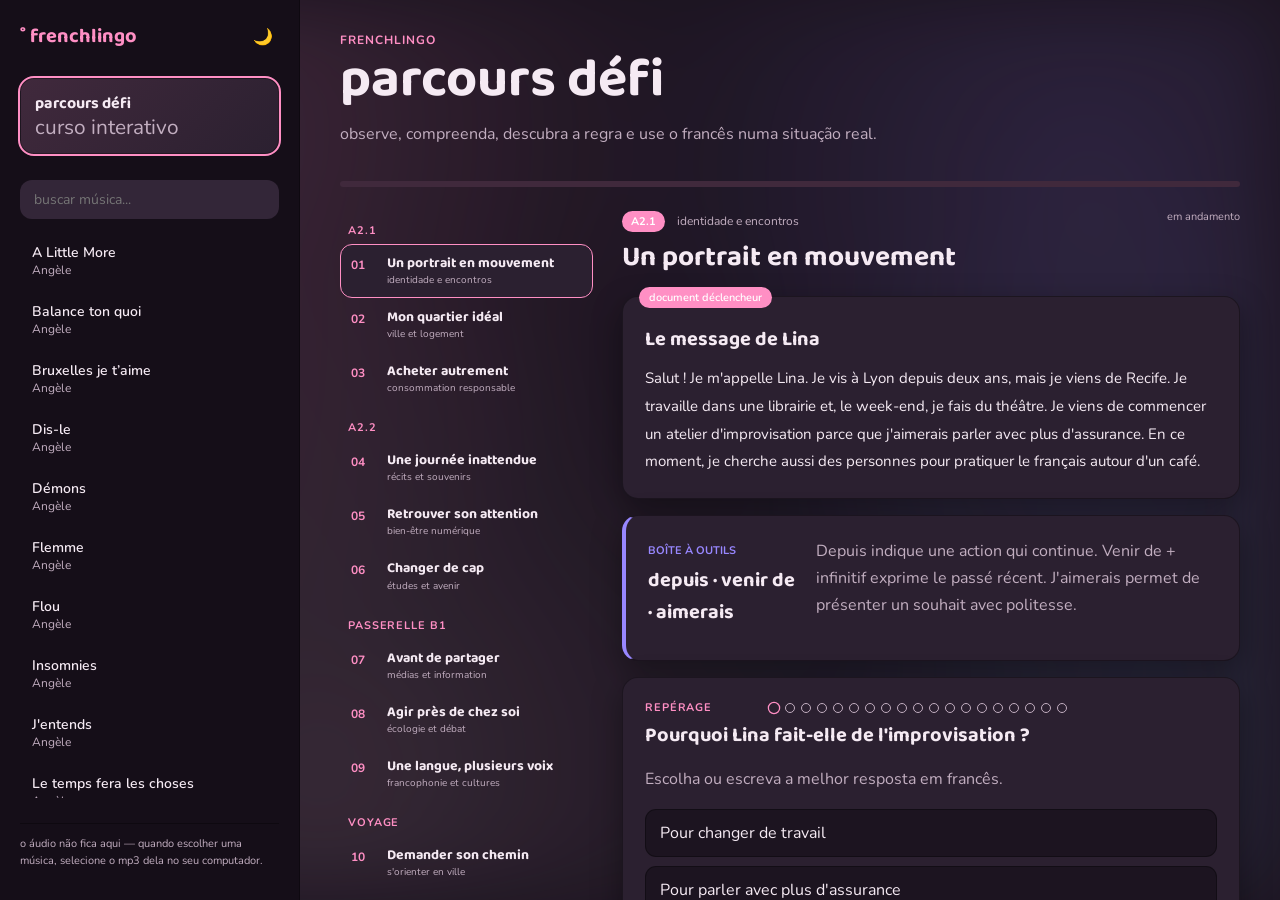
<file: docs/index.html>
<!DOCTYPE html>
<html lang="pt-br">
<head>
<meta charset="UTF-8">
<meta name="viewport" content="width=device-width, initial-scale=1.0">
<title>frenchlingo</title>
<link rel="icon" type="image/svg+xml" href="favicon.svg">
<link rel="alternate icon" href="favicon.ico">
<link rel="apple-touch-icon" href="apple-touch-icon.png">
<link rel="preconnect" href="https://fonts.googleapis.com">
<link href="https://fonts.googleapis.com/css2?family=Baloo+2:wght@500;600;700&family=Nunito:wght@400;600;700&display=swap" rel="stylesheet">
<link rel="stylesheet" href="style.css?v=9">
</head>
<body class="escuro">
<div class="fundo-decorativo" aria-hidden="true"></div>

<div class="app">
  <aside class="barra-lateral">
    <div class="cabecalho-lateral">
      <h1>˚ frenchlingo</h1>
      <button id="botao-tema" class="botao-icone" title="mudar tema">🌙</button>
    </div>

    <button id="abrir-curso-defi" class="botao-curso-defi" type="button">
      <span><strong>parcours défi</strong><small>curso interativo</small></span>
    </button>

    <input id="campo-busca" type="text" placeholder="buscar música..." autocomplete="off">

    <div id="lista-musicas" class="lista-musicas"></div>

    <p class="aviso-audio">
      o áudio não fica aqui — quando escolher uma música, selecione o mp3 dela no seu computador.
    </p>
  </aside>

  <main class="area-principal">
    <section id="tela-defi" class="tela-defi" hidden aria-labelledby="titulo-defi">
      <header class="cabecalho-defi">
        <div>
          <p class="sobretitulo-defi">frenchlingo</p>
          <h2 id="titulo-defi">parcours défi</h2>
          <p>observe, compreenda, descubra a regra e use o francês numa situação real.</p>
        </div>
        <button id="fechar-curso-defi" class="botao-arquivo" type="button" hidden>voltar à música</button>
      </header>

      <div class="progresso-defi" aria-label="progresso do percurso">
        <div id="barra-progresso-defi"></div>
      </div>

      <div class="layout-defi">
        <nav id="lista-unidades-defi" class="lista-unidades-defi" aria-label="Ateliers do percurso"></nav>

        <article class="atelier-defi">
          <div class="cabecalho-atelier">
            <div>
              <span id="nivel-defi" class="selo-nivel-defi"></span>
              <p id="tema-defi" class="tema-defi"></p>
              <h3 id="titulo-unidade-defi"></h3>
            </div>
            <span id="estado-unidade-defi" class="estado-unidade-defi"></span>
          </div>

          <section class="documento-defi" aria-labelledby="titulo-documento-defi">
            <span class="etiqueta-cartao">document déclencheur</span>
            <h4 id="titulo-documento-defi"></h4>
            <p id="texto-documento-defi"></p>
          </section>

          <section class="caixa-ferramentas-defi" aria-labelledby="titulo-ferramentas-defi">
            <div>
              <span>boîte à outils</span>
              <h4 id="titulo-ferramentas-defi"></h4>
            </div>
            <p id="texto-ferramentas-defi"></p>
          </section>

          <section class="atividade-defi" aria-live="polite">
            <div class="cabecalho-atividade-defi">
              <span id="tipo-atividade-defi"></span>
              <div id="passos-defi" class="passos-defi" aria-label="etapas da unidade"></div>
            </div>
            <h4 id="pergunta-defi"></h4>
            <p id="instrucao-defi" class="instrucao-defi"></p>
            <div id="opcoes-defi" class="opcoes-defi"></div>
            <textarea id="resposta-defi" rows="3" placeholder="écrivez en français" autocomplete="off"></textarea>
            <div id="feedback-defi" class="feedback-defi"></div>
            <div id="gabarito-defi" class="gabarito-defi" hidden></div>
            <div class="acoes-defi">
              <button id="mostrar-resposta-defi" class="botao-secundario" type="button">mostrar resposta</button>
              <button id="tentar-defi" class="botao-secundario" type="button" hidden>ocultar e tentar de novo</button>
              <button id="conferir-defi" class="botao-primario" type="button">conferir</button>
              <button id="proxima-atividade-defi" class="botao-primario" type="button" hidden>continuar →</button>
            </div>
          </section>
        </article>
      </div>
    </section>

    <div id="tela-musica" class="tela-musica" hidden>
      <header class="cabecalho-musica">
        <div>
          <p class="artista-musica" id="texto-artista"></p>
          <h2 id="texto-titulo"></h2>
        </div>
        <div class="acoes-musica">
          <button id="botao-musica-aleatoria" class="botao-arquivo" type="button">⇄ modo aleatório</button>
          <label class="botao-arquivo">
            <input id="campo-audio" type="file" accept="audio/*" hidden>
            <span id="rotulo-campo-audio">escolher áudio</span>
          </label>
        </div>
      </header>

      <div class="controles-audio">
        <audio id="audio" controls></audio>
      </div>

      <nav class="seletor-modo">
        <button class="botao-modo ativo" data-modo="ouvir">ouvir</button>
        <button class="botao-modo" data-modo="estudar">modo estudo</button>
        <button class="botao-modo" data-modo="ditado">ditado</button>
        <button class="botao-modo" data-modo="traduzir">inglês → francês</button>
      </nav>

      <div id="painel-ouvir" class="painel-ouvir">
        <label class="switch-seguir">
          <input id="switch-seguir" type="checkbox" checked>
          traduzir linha atual automaticamente
        </label>

        <div id="janela-letra" class="janela-letra"></div>

        <div class="cartao">
          <span class="etiqueta-cartao">tradução</span>
          <div id="painel-traducao" class="painel-traducao">
            <p class="texto-vazio">clique em uma linha da letra pra ver a tradução aqui.</p>
          </div>
        </div>
      </div>

      <div id="painel-estudar" class="painel-estudar" hidden>
        <div class="seletor-idioma">
          <span>praticar em:</span>
          <button class="botao-idioma ativo" data-idioma="pt">português</button>
          <button class="botao-idioma" data-idioma="en">english</button>
        </div>
        <p id="texto-placar" class="texto-placar">acertos: 0 / 0</p>
        <div id="lista-letra-estudo" class="lista-letra-estudo"></div>
      </div>

      <div id="painel-ditado" class="painel-ditado" hidden>
        <div class="cabecalho-ditado">
          <span id="etapa-ditado">trecho 1</span>
        </div>
        <progress id="progresso-ditado" max="10" value="0"></progress>
        <div class="cartao cartao-ditado">
          <span class="etiqueta-cartao">ditado de escuta</span>
          <p>ouça o trecho e escreva exatamente o que entendeu em francês</p>
          <button id="ouvir-ditado" class="botao-primario">▶ ouvir trecho</button>
          <textarea id="resposta-ditado" rows="3" placeholder="escreva em francês" autocomplete="off"></textarea>
          <div id="feedback-ditado" class="feedback-ditado"></div>
          <div id="gabarito-ditado" class="gabarito-ditado"></div>
          <div class="acoes-ditado">
            <button id="revelar-ditado" class="botao-secundario">não sei</button>
            <button id="pular-ditado" class="botao-secundario">pular →</button>
            <button id="conferir-ditado" class="botao-primario">conferir</button>
            <button id="proximo-ditado" class="botao-primario" hidden>próximo →</button>
          </div>
        </div>
      </div>

      <div id="painel-traduzir" class="painel-ditado" hidden>
        <div class="cabecalho-ditado">
          <span id="origem-traducao"></span>
        </div>
        <div class="cartao cartao-ditado">
          <span class="etiqueta-cartao">inglês → francês</span>
          <p>traduza para francês</p>
          <p id="frase-ingles" class="frase-desafio"></p>
          <textarea id="resposta-traducao" rows="3" placeholder="écrivez en français" autocomplete="off"></textarea>
          <div id="feedback-traducao" class="feedback-ditado"></div>
          <div id="gabarito-traducao" class="gabarito-ditado"></div>
          <div class="acoes-ditado">
            <button id="revelar-traducao" class="botao-secundario">mostrar resposta</button>
            <button id="tentar-novamente-traducao" class="botao-secundario" hidden>ocultar e tentar de novo</button>
            <button id="pular-traducao" class="botao-secundario">pular →</button>
            <button id="conferir-traducao" class="botao-primario">conferir</button>
            <button id="proxima-traducao" class="botao-primario" hidden>próxima →</button>
          </div>
        </div>
      </div>
    </div>
  </main>
</div>

<div id="modal-palavra" class="modal" hidden>
  <div class="conteudo-modal">
    <div class="cabecalho-modal">
      <h3 id="texto-palavra-modal"></h3>
      <button id="fechar-modal" class="botao-icone">✕</button>
    </div>
    <p class="dica-modal">qual é a tradução dessa palavra?</p>
    <input id="campo-resposta" type="text" autocomplete="off">
    <div id="resultado-modal" class="resultado-modal"></div>
    <div class="acoes-modal">
      <button id="botao-nao-sei" class="botao-secundario">não sei</button>
      <button id="botao-conferir" class="botao-primario">conferir</button>
    </div>
  </div>
</div>

    <script src="defi-data.js?v=2"></script>
    <script src="app.js?v=11"></script>
    <script src="defi.js?v=4"></script>
</body>
</html>
</file>
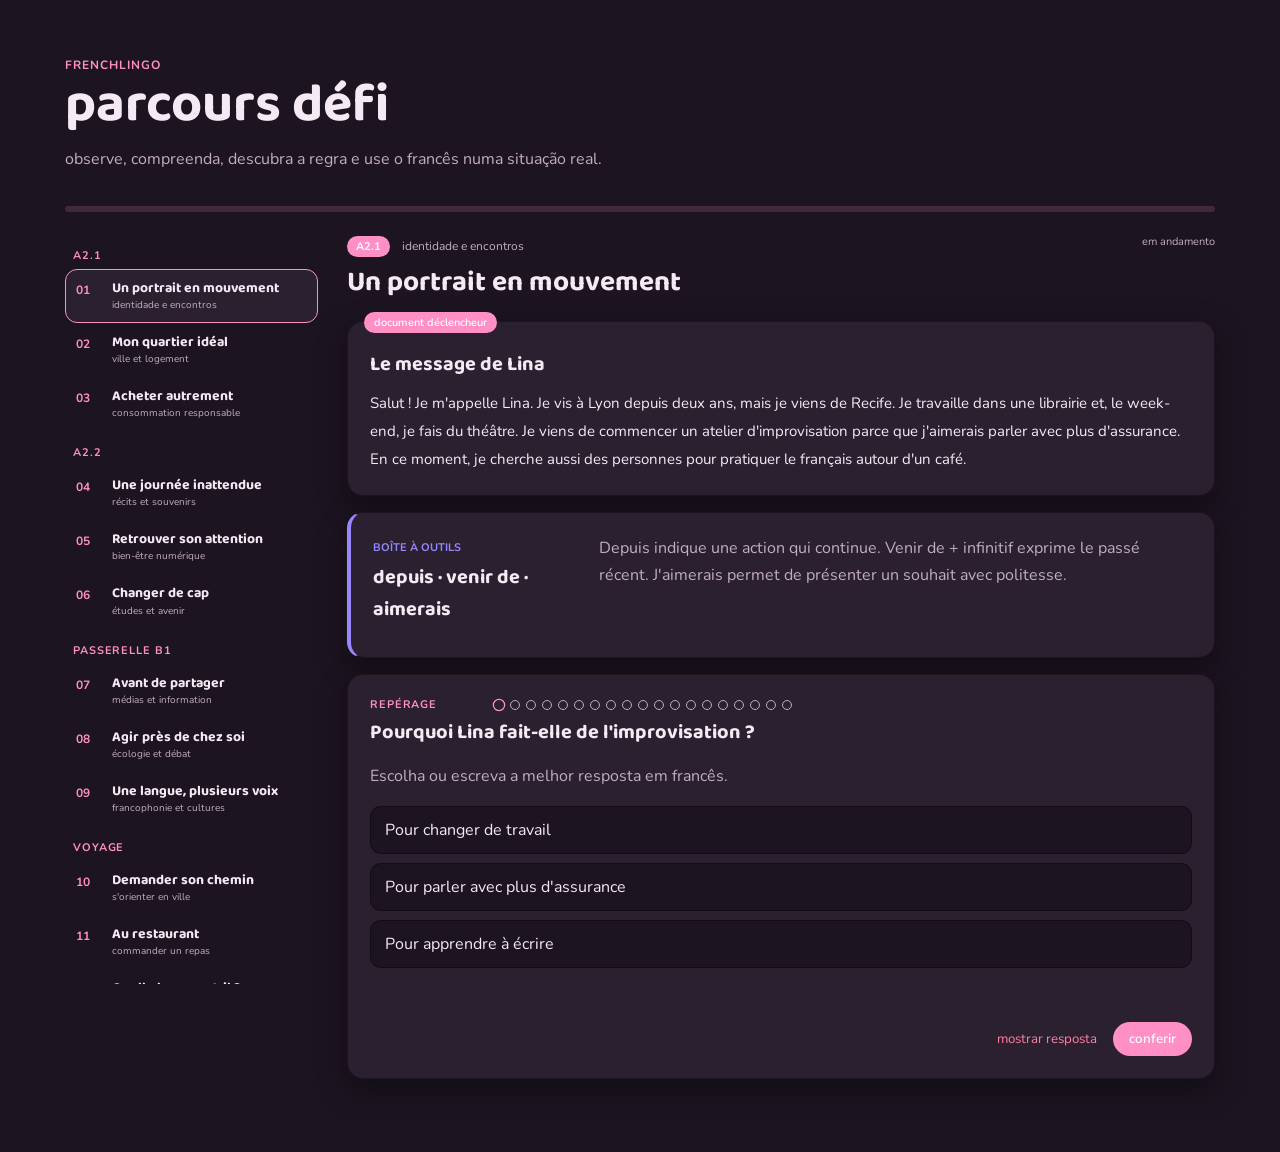
<file: docs/defi-standalone.html>
<!DOCTYPE html>
<html lang="pt-br">
<head>
<meta charset="UTF-8">
<meta name="viewport" content="width=device-width, initial-scale=1.0">
<title>parcours défi</title>
<link rel="icon" type="image/svg+xml" href="favicon.svg">
<link rel="alternate icon" href="favicon.ico">
<link rel="apple-touch-icon" href="apple-touch-icon.png">
<link rel="preconnect" href="https://fonts.googleapis.com">
<link href="https://fonts.googleapis.com/css2?family=Baloo+2:wght@500;600;700&family=Nunito:wght@400;600;700&display=swap" rel="stylesheet">
<link rel="stylesheet" href="style.css?v=9">
<style>
  body { padding: 25px; }
  #tela-vazia, #tela-musica, #abrir-curso-defi { display: none; }
</style>
</head>
<body class="escuro">

<div id="tela-vazia" hidden></div>
<div id="tela-musica" hidden></div>
<button id="abrir-curso-defi" hidden></button>

<main class="area-principal">
  <section id="tela-defi" class="tela-defi" aria-labelledby="titulo-defi">
    <header class="cabecalho-defi">
      <div>
        <p class="sobretitulo-defi">frenchlingo</p>
        <h2 id="titulo-defi">parcours défi</h2>
        <p>observe, compreenda, descubra a regra e use o francês numa situação real.</p>
      </div>
      <button id="fechar-curso-defi" class="botao-arquivo" type="button" hidden>voltar às músicas</button>
    </header>

    <div class="progresso-defi" aria-label="progresso do percurso">
      <div id="barra-progresso-defi"></div>
    </div>

    <div class="layout-defi">
      <nav id="lista-unidades-defi" class="lista-unidades-defi" aria-label="Ateliers do percurso"></nav>

      <article class="atelier-defi">
        <div class="cabecalho-atelier">
          <div>
            <span id="nivel-defi" class="selo-nivel-defi"></span>
            <p id="tema-defi" class="tema-defi"></p>
            <h3 id="titulo-unidade-defi"></h3>
          </div>
          <span id="estado-unidade-defi" class="estado-unidade-defi"></span>
        </div>

        <section class="documento-defi" aria-labelledby="titulo-documento-defi">
          <span class="etiqueta-cartao">document déclencheur</span>
          <h4 id="titulo-documento-defi"></h4>
          <p id="texto-documento-defi"></p>
        </section>

        <section class="caixa-ferramentas-defi" aria-labelledby="titulo-ferramentas-defi">
          <div>
            <span>boîte à outils</span>
            <h4 id="titulo-ferramentas-defi"></h4>
          </div>
          <p id="texto-ferramentas-defi"></p>
        </section>

        <section class="atividade-defi" aria-live="polite">
          <div class="cabecalho-atividade-defi">
            <span id="tipo-atividade-defi"></span>
            <div id="passos-defi" class="passos-defi" aria-label="etapas da unidade"></div>
          </div>
          <h4 id="pergunta-defi"></h4>
          <p id="instrucao-defi" class="instrucao-defi"></p>
          <div id="opcoes-defi" class="opcoes-defi"></div>
          <textarea id="resposta-defi" rows="3" placeholder="écrivez en français" autocomplete="off"></textarea>
          <div id="feedback-defi" class="feedback-defi"></div>
          <div id="gabarito-defi" class="gabarito-defi" hidden></div>
          <div class="acoes-defi">
            <button id="mostrar-resposta-defi" class="botao-secundario" type="button">mostrar resposta</button>
            <button id="tentar-defi" class="botao-secundario" type="button" hidden>ocultar e tentar de novo</button>
            <button id="conferir-defi" class="botao-primario" type="button">conferir</button>
            <button id="proxima-atividade-defi" class="botao-primario" type="button" hidden>continuar →</button>
          </div>
        </section>
      </article>
    </div>
  </section>
</main>

<script src="defi-data.js?v=2"></script>
<script src="defi.js?v=4"></script>
<script>
  document.getElementById("abrir-curso-defi").click();
</script>
</body>
</html>
</file>
<file: docs/style.css>
:root {
  --destaque: #ff8fc4;
  --acerto: #5fd39c;
  --erro: #ff7fa3;
  --texto-secundario: #c2aec0;
  --texto-principal: #f5eaf3;
  --fundo: #1c1420;
  --fundo-lateral: #150e18;
  --cartao: #2b2030;
  --cartao-claro: #40293c;
  --palavra-clicavel: #332638;
  --sombra: rgba(0, 0, 0, 0.35);
}

body.claro {
  --destaque: #ff8fc4;
  --acerto: #4caf82;
  --erro: #f0648a;
  --texto-secundario: #a99aa8;
  --texto-principal: #4a3b47;
  --fundo: #f8f4fb;
  --fundo-lateral: #ffffff;
  --cartao: #ffffff;
  --cartao-claro: #ffe1ee;
  --palavra-clicavel: #fbf3fa;
  --sombra: rgba(232, 217, 234, 0.6);
}

* { box-sizing: border-box; }

/* Layouts flex/grid must also respect the selected screen and exercise state. */
[hidden] { display: none !important; }

body {
  margin: 0;
  font-family: "Nunito", sans-serif;
  background: var(--fundo);
  color: var(--texto-principal);
  min-height: 100vh;
  transition: background 0.3s, color 0.3s;
}

.fundo-decorativo {
  position: fixed;
  inset: 0;
  z-index: 0;
  pointer-events: none;
  background:
    radial-gradient(circle at 12% 15%, rgba(255, 143, 196, 0.16), transparent 40%),
    radial-gradient(circle at 85% 20%, rgba(150, 130, 255, 0.14), transparent 38%),
    radial-gradient(circle at 25% 85%, rgba(255, 200, 220, 0.12), transparent 42%),
    radial-gradient(circle at 90% 80%, rgba(130, 180, 255, 0.12), transparent 40%);
  filter: blur(40px);
}

.app {
  position: relative;
  z-index: 1;
  display: flex;
  height: 100vh;
}

h1, h2, h3 {
  font-family: "Baloo 2", sans-serif;
  margin: 0;
}

.barra-lateral {
  width: 300px;
  min-width: 300px;
  background: var(--fundo-lateral);
  border-right: 1px solid var(--sombra);
  padding: 20px;
  display: flex;
  flex-direction: column;
  gap: 14px;
  overflow-y: auto;
}

.cabecalho-lateral {
  display: flex;
  align-items: center;
  justify-content: space-between;
}

.cabecalho-lateral h1 {
  font-size: 20px;
  color: var(--destaque);
}

.botao-icone {
  background: none;
  border: none;
  font-size: 16px;
  cursor: pointer;
  color: var(--texto-secundario);
  padding: 6px;
  border-radius: 10px;
}

.botao-icone:hover { background: var(--cartao-claro); }

#campo-busca {
  background: var(--palavra-clicavel);
  border: none;
  border-radius: 12px;
  padding: 10px 14px;
  color: var(--texto-principal);
  font-family: inherit;
  font-size: 14px;
  outline: none;
}

.lista-musicas {
  display: flex;
  flex-direction: column;
  gap: 4px;
  overflow-y: auto;
  flex: 1;
}

.item-musica {
  padding: 10px 12px;
  border-radius: 12px;
  cursor: pointer;
  display: flex;
  flex-direction: column;
}

.item-musica:hover { background: var(--cartao-claro); }
.item-musica.selecionada { background: var(--cartao-claro); }

.item-musica .titulo { font-size: 14px; font-weight: 600; }
.item-musica .artista { font-size: 12px; color: var(--texto-secundario); }

.aviso-audio {
  font-size: 11px;
  color: var(--texto-secundario);
  line-height: 1.5;
  border-top: 1px solid var(--sombra);
  padding-top: 12px;
}

.area-principal {
  flex: 1;
  overflow-y: auto;
  padding: 32px 40px;
}

.tela-musica {
  max-width: 760px;
  margin: 0 auto;
  display: flex;
  flex-direction: column;
  gap: 20px;
}

.cabecalho-musica {
  display: flex;
  align-items: flex-end;
  justify-content: space-between;
  gap: 16px;
}

.artista-musica {
  color: var(--texto-secundario);
  font-size: 13px;
  margin: 0 0 4px;
}

#texto-titulo { font-size: 28px; color: var(--texto-principal); }

.botao-arquivo span {
  display: inline-block;
  background: var(--destaque);
  color: white;
  padding: 10px 16px;
  border-radius: 30px;
  font-size: 13px;
  font-weight: 600;
  cursor: pointer;
  white-space: nowrap;
}

.controles-audio audio { width: 100%; }

.acoes-musica {
  display: flex;
  align-items: center;
  justify-content: flex-end;
  flex-wrap: wrap;
  gap: 8px;
}

button.botao-arquivo { font-family: inherit; }

.botao-arquivo.ativo {
  background: var(--destaque);
  color: white;
}

.seletor-modo {
  display: flex;
  gap: 8px;
}

.botao-modo {
  background: var(--cartao);
  color: var(--texto-principal);
  border: none;
  border-radius: 30px;
  padding: 8px 16px;
  font-family: inherit;
  font-size: 14px;
  font-weight: 600;
  cursor: pointer;
}

.botao-modo.ativo {
  background: var(--destaque);
  color: white;
}

.switch-seguir {
  display: flex;
  align-items: center;
  gap: 8px;
  font-size: 13px;
  color: var(--texto-secundario);
  cursor: pointer;
}

.janela-letra {
  height: clamp(280px, 52vh, 480px);
  min-height: 280px;
  overflow-y: scroll;
  overflow-x: hidden;
  scrollbar-gutter: stable;
  overscroll-behavior: contain;
  scroll-padding-block: 42%;
  scroll-behavior: smooth;
  display: flex;
  flex-direction: column;
  align-items: center;
  gap: 10px;
  padding: 20px;
}

.janela-letra::-webkit-scrollbar { width: 10px; }
.janela-letra::-webkit-scrollbar-track { background: transparent; }
.janela-letra::-webkit-scrollbar-thumb { background: var(--cartao-claro); border-radius: 999px; }

.linha-letra {
  cursor: pointer;
  text-align: center;
  width: min(100%, 760px);
  box-sizing: border-box;
  padding: 6px 12px;
  border-radius: 10px;
  font-size: 18px;
  transition: all 0.15s;
}

.linha-letra:hover { background: var(--cartao-claro); }

.linha-letra.atual {
  font-size: 22px;
  font-weight: 700;
  color: var(--destaque);
  background: var(--cartao-claro);
}

.cartao {
  background: var(--cartao);
  border-radius: 16px;
  padding: 18px 20px 20px;
  position: relative;
  box-shadow: 0 8px 24px -12px var(--sombra);
}

.etiqueta-cartao {
  position: absolute;
  top: -10px;
  left: 16px;
  background: var(--destaque);
  color: white;
  font-size: 11px;
  padding: 3px 10px;
  border-radius: 20px;
  font-weight: 600;
}

.texto-vazio {
  color: var(--texto-secundario);
  font-style: italic;
  margin: 0;
}

.linha-traducao {
  display: flex;
  gap: 10px;
  margin: 8px 0;
}

.linha-traducao .rotulo {
  color: var(--destaque);
  font-weight: 700;
  font-size: 13px;
  min-width: 20px;
}

.seletor-idioma {
  display: flex;
  align-items: center;
  gap: 8px;
  font-size: 14px;
  color: var(--texto-secundario);
}

.botao-idioma {
  background: var(--cartao);
  border: none;
  border-radius: 20px;
  padding: 6px 14px;
  font-family: inherit;
  font-size: 13px;
  cursor: pointer;
  color: var(--texto-principal);
}

.botao-idioma.ativo { background: var(--destaque); color: white; }

.texto-placar { color: var(--texto-secundario); font-size: 14px; }

.painel-ditado {
  display: flex;
  flex-direction: column;
  gap: 14px;
  max-width: 760px;
  width: 100%;
  margin: 0 auto;
}

.painel-ditado[hidden] { display: none; }

.cabecalho-ditado {
  display: flex;
  justify-content: space-between;
  color: var(--texto-secundario);
  font-size: 13px;
}

#progresso-ditado {
  width: 100%;
  height: 8px;
  accent-color: var(--destaque);
}

.cartao-ditado {
  display: flex;
  flex-direction: column;
  align-items: stretch;
  gap: 16px;
  text-align: center;
  margin-top: 10px;
}

.cartao-ditado > .botao-primario { align-self: center; }

#resposta-ditado {
  resize: vertical;
  width: 100%;
  box-sizing: border-box;
  border: 2px solid var(--cartao-claro);
  border-radius: 12px;
  padding: 14px;
  font: inherit;
  color: var(--texto-principal);
  background: var(--fundo);
}

#resposta-traducao {
  resize: vertical;
  width: 100%;
  box-sizing: border-box;
  border: 2px solid var(--cartao-claro);
  border-radius: 12px;
  padding: 14px;
  font: inherit;
  color: var(--texto-principal);
  background: var(--fundo);
}

#resposta-traducao:focus { outline: none; border-color: var(--destaque); }

.frase-desafio {
  font-size: clamp(20px, 3vw, 28px);
  font-weight: 700;
  margin: 8px 0;
}

#resposta-ditado:focus { outline: none; border-color: var(--destaque); }

.feedback-ditado { min-height: 24px; font-weight: 700; }
.feedback-ditado.acerto { color: var(--acerto); }
.feedback-ditado.erro { color: var(--erro); }

.gabarito-ditado {
  white-space: pre-line;
  text-align: left;
  color: var(--texto-principal);
  background: var(--cartao-claro);
  border-radius: 10px;
  padding: 12px;
}

.gabarito-ditado:empty { display: none; }

.acoes-ditado {
  display: flex;
  justify-content: flex-end;
  gap: 10px;
}

.lista-letra-estudo {
  display: flex;
  flex-direction: column;
  gap: 6px;
}

.linha-estudo {
  display: flex;
  flex-wrap: wrap;
  gap: 6px;
  padding: 6px 10px;
  border-radius: 10px;
}

.linha-estudo.atual { background: var(--cartao-claro); }

.palavra-chip {
  padding: 4px 8px;
  border-radius: 8px;
  background: var(--palavra-clicavel);
  cursor: pointer;
  font-size: 15px;
}

.palavra-chip.traduzida {
  background: var(--destaque);
  color: white;
  font-weight: 600;
}

.palavra-chip.sem-clique { cursor: default; }

.modal[hidden] {
  display: none;
}

.modal {
  position: fixed;
  inset: 0;
  background: rgba(0, 0, 0, 0.5);
  display: flex;
  align-items: center;
  justify-content: center;
  z-index: 10;
}

.conteudo-modal {
  background: var(--cartao);
  border-radius: 18px;
  padding: 24px;
  width: 320px;
  display: flex;
  flex-direction: column;
  gap: 12px;
}

.cabecalho-modal {
  display: flex;
  align-items: center;
  justify-content: space-between;
}

#texto-palavra-modal { color: var(--destaque); font-size: 24px; }

.dica-modal { color: var(--texto-secundario); font-size: 13px; margin: 0; }

#campo-resposta {
  background: var(--palavra-clicavel);
  border: none;
  border-radius: 10px;
  padding: 10px 12px;
  font-family: inherit;
  font-size: 15px;
  color: var(--texto-principal);
  outline: none;
}

.resultado-modal { font-size: 13px; min-height: 18px; }
.resultado-modal.acerto { color: var(--acerto); }
.resultado-modal.erro { color: var(--erro); }

.acoes-modal {
  display: flex;
  justify-content: flex-end;
  gap: 8px;
}

.botao-primario {
  background: var(--destaque);
  color: white;
  border: none;
  border-radius: 20px;
  padding: 8px 16px;
  font-family: inherit;
  font-weight: 600;
  cursor: pointer;
}

.botao-secundario {
  background: none;
  border: none;
  color: var(--erro);
  font-family: inherit;
  cursor: pointer;
}

.botao-curso-defi {
  width: 100%;
  display: flex;
  align-items: center;
  gap: 10px;
  margin: 12px 0;
  padding: 12px 14px;
  border: 1px solid var(--sombra);
  border-radius: 14px;
  color: var(--texto-principal);
  background: linear-gradient(135deg, var(--cartao-claro), var(--cartao));
  font-family: inherit;
  text-align: left;
  cursor: pointer;
  transition: transform 0.2s, border-color 0.2s;
}

.botao-curso-defi:hover { transform: translateY(-1px); border-color: var(--destaque); }
.botao-curso-defi.ativo { outline: 2px solid var(--destaque); }
.botao-curso-defi > span:first-child { font-size: 25px; }
.botao-curso-defi strong, .botao-curso-defi small { display: block; }
.botao-curso-defi strong { font-family: "Baloo 2", sans-serif; font-size: 16px; }
.botao-curso-defi small { color: var(--texto-secundario); margin-top: -3px; }

.tela-defi { max-width: 1180px; margin: 0 auto; }

.cabecalho-defi {
  display: flex;
  justify-content: space-between;
  align-items: flex-start;
  gap: 24px;
  margin-bottom: 20px;
}

.cabecalho-defi h2 {
  margin: 0;
  font-family: "Baloo 2", sans-serif;
  font-size: clamp(34px, 5vw, 54px);
  line-height: 1;
}

.cabecalho-defi p:last-child { color: var(--texto-secundario); max-width: 670px; }
.sobretitulo-defi { margin: 0 0 5px; color: var(--destaque); font-weight: 700; text-transform: uppercase; letter-spacing: 0.08em; font-size: 12px; }

.progresso-defi {
  height: 6px;
  overflow: hidden;
  margin-bottom: 22px;
  border-radius: 6px;
  background: var(--cartao-claro);
}

#barra-progresso-defi {
  width: 0;
  height: 100%;
  border-radius: inherit;
  background: linear-gradient(90deg, var(--destaque), #9887ff);
  transition: width 0.35s ease;
}

.layout-defi {
  display: grid;
  grid-template-columns: minmax(210px, 260px) minmax(0, 1fr);
  gap: 22px;
  align-items: start;
}

.lista-unidades-defi {
  position: sticky;
  top: 0;
  max-height: calc(100vh - 150px);
  overflow-y: auto;
  padding-right: 7px;
}

.divisor-nivel-defi {
  margin: 14px 8px 6px;
  color: var(--destaque);
  font-size: 11px;
  font-weight: 700;
  text-transform: uppercase;
  letter-spacing: 0.08em;
}

.unidade-defi {
  width: 100%;
  display: grid;
  grid-template-columns: 28px 1fr;
  gap: 8px;
  align-items: start;
  padding: 10px;
  border: 1px solid transparent;
  border-radius: 12px;
  color: var(--texto-principal);
  background: transparent;
  font-family: inherit;
  text-align: left;
  cursor: pointer;
}

.unidade-defi:hover { background: var(--cartao-claro); }
.unidade-defi.ativa { border-color: var(--destaque); background: var(--cartao); }
.unidade-defi > span:first-child { color: var(--destaque); font-size: 12px; font-weight: 700; padding-top: 2px; }
.unidade-defi strong, .unidade-defi small { display: block; }
.unidade-defi strong { font-family: "Baloo 2", sans-serif; font-size: 14px; line-height: 1.15; }
.unidade-defi small { color: var(--texto-secundario); font-size: 10px; margin-top: 2px; }

.atelier-defi { min-width: 0; }

.cabecalho-atelier {
  display: flex;
  align-items: flex-start;
  justify-content: space-between;
  gap: 12px;
  margin-bottom: 16px;
}

.cabecalho-atelier h3 { margin: 3px 0 0; font-family: "Baloo 2", sans-serif; font-size: 28px; }
.tema-defi { display: inline; margin: 0 0 0 8px; color: var(--texto-secundario); font-size: 12px; }
.selo-nivel-defi { display: inline-block; padding: 3px 9px; border-radius: 20px; color: white; background: var(--destaque); font-size: 11px; font-weight: 700; }
.estado-unidade-defi { color: var(--texto-secundario); font-size: 11px; white-space: nowrap; }

.documento-defi,
.caixa-ferramentas-defi,
.atividade-defi {
  position: relative;
  margin-bottom: 16px;
  padding: 22px;
  border: 1px solid var(--sombra);
  border-radius: 16px;
  background: var(--cartao);
  box-shadow: 0 10px 30px var(--sombra);
}

.documento-defi h4, .caixa-ferramentas-defi h4, .atividade-defi h4 { margin: 4px 0 10px; font-family: "Baloo 2", sans-serif; font-size: 20px; }
.documento-defi p { margin: 0; line-height: 1.85; font-size: 15px; }
.documento-linha { display: block; margin-top: 8px; }
.documento-linha:first-child { margin-top: 0; }
.documento-fala {
  padding: 8px 12px;
  border-left: 3px solid var(--destaque);
  background: var(--cartao-claro);
  border-radius: 0 10px 10px 0;
}

.caixa-ferramentas-defi {
  display: grid;
  grid-template-columns: minmax(150px, 0.35fr) 1fr;
  gap: 18px;
  border-left: 4px solid #9887ff;
}

.caixa-ferramentas-defi span { color: #9887ff; font-size: 11px; font-weight: 700; text-transform: uppercase; }
.caixa-ferramentas-defi p { margin: 0; color: var(--texto-secundario); line-height: 1.7; }

.cabecalho-atividade-defi { display: flex; align-items: center; gap: 12px; }
#tipo-atividade-defi { width: 112px; flex: 0 0 112px; color: var(--destaque); font-size: 11px; font-weight: 700; text-transform: uppercase; letter-spacing: 0.08em; }
.instrucao-defi { color: var(--texto-secundario); line-height: 1.6; }

.passos-defi { display: flex; gap: 6px; flex-wrap: wrap; justify-content: flex-start; }
.passo-defi { width: 10px; height: 10px; padding: 0; border: 1px solid var(--texto-secundario); border-radius: 50%; background: transparent; cursor: pointer; }
.passo-defi.atual { transform: scale(1.25); border-color: var(--destaque); }
.passo-defi.feito { border-color: var(--acerto); background: var(--acerto); }

#resposta-defi {
  width: 100%;
  box-sizing: border-box;
  resize: vertical;
  padding: 13px;
  border: 2px solid var(--cartao-claro);
  border-radius: 12px;
  color: var(--texto-principal);
  background: var(--fundo);
  font: inherit;
}

#resposta-defi:focus { outline: none; border-color: var(--destaque); }
.opcoes-defi { display: grid; gap: 9px; margin: 14px 0; }

.opcao-defi,
.botao-ouvir-defi,
.opcao-associacao-defi {
  padding: 12px 14px;
  border: 1px solid var(--sombra);
  border-radius: 11px;
  color: var(--texto-principal);
  background: var(--fundo);
  font: inherit;
  text-align: left;
  cursor: pointer;
  transition: border-color 0.15s, background 0.15s, transform 0.15s;
}

.opcao-defi:hover, .opcao-associacao-defi:hover { border-color: var(--destaque); transform: translateY(-1px); }
.opcao-defi.selecionada, .opcao-associacao-defi.selecionada { border-color: var(--destaque); background: var(--cartao-claro); }
.botao-ouvir-defi { width: fit-content; color: white; background: var(--destaque); font-weight: 700; }

.grade-associacoes-defi { display: grid; grid-template-columns: 1fr 1fr; gap: 14px; }
.coluna-associacoes-defi { display: grid; gap: 9px; align-content: start; }
.opcao-associacao-defi.conectada { border-color: var(--acerto); color: var(--acerto); opacity: 0.72; cursor: default; }

.feedback-defi { min-height: 24px; margin-top: 12px; font-weight: 700; }
.feedback-defi.acerto { color: var(--acerto); }
.feedback-defi.erro { color: var(--erro); }
.gabarito-defi { margin-top: 12px; padding: 14px; border-radius: 11px; background: var(--cartao-claro); line-height: 1.6; }
.gabarito-defi p { margin: 6px 0; }
.gabarito-defi ul { margin: 8px 0 0; padding-left: 20px; }
.acoes-defi { display: flex; align-items: center; justify-content: flex-end; gap: 10px; flex-wrap: wrap; margin-top: 16px; }
.nota-defi { margin: 18px 0; color: var(--texto-secundario); font-size: 10px; text-align: center; }

@media (max-width: 720px) {
  .app { flex-direction: column; height: auto; min-height: 100vh; }
  .barra-lateral { width: auto; min-width: 0; max-height: 40vh; }
  .area-principal { padding: 20px; }
  .cabecalho-defi { flex-direction: column; }
  .layout-defi { grid-template-columns: 1fr; }
  .lista-unidades-defi { position: static; display: flex; overflow-x: auto; max-height: none; padding: 0 0 8px; }
  .divisor-nivel-defi { min-width: max-content; }
  .unidade-defi { min-width: 190px; }
  .caixa-ferramentas-defi { grid-template-columns: 1fr; }
  .grade-associacoes-defi { grid-template-columns: 1fr 1fr; gap: 8px; }
  .documento-defi, .caixa-ferramentas-defi, .atividade-defi { padding: 18px; }
}
</file>
